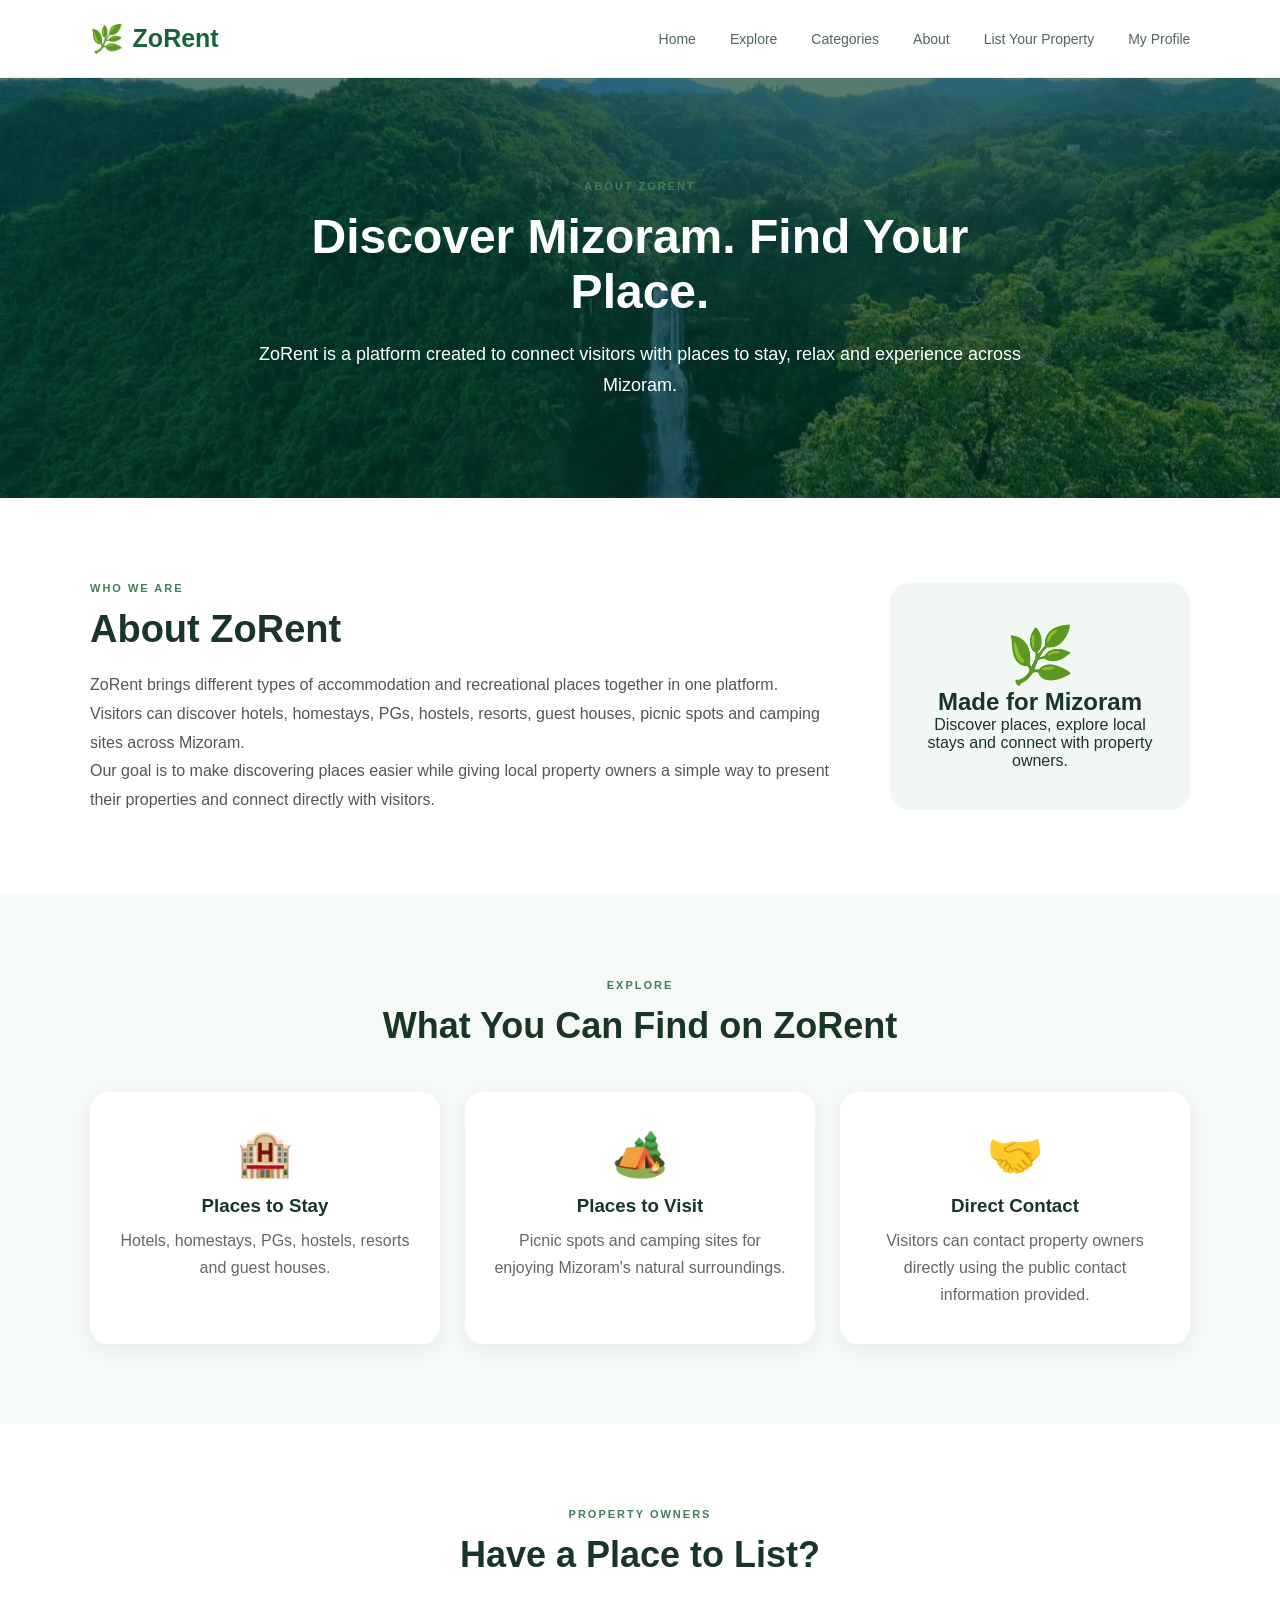
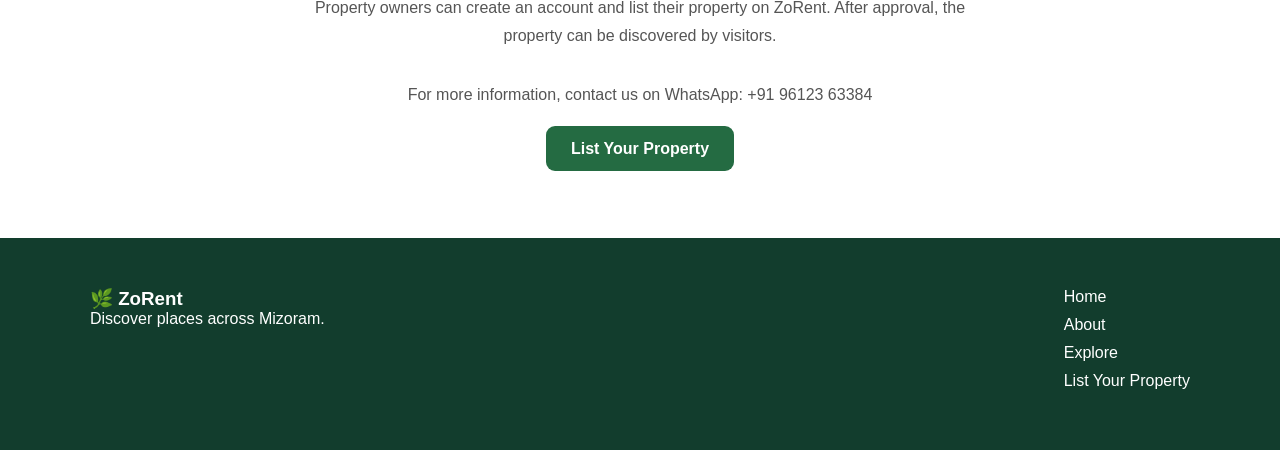
<file: about.html>
<!DOCTYPE html>
<html lang="en">

<head>

    <meta charset="UTF-8">

    <meta
        name="viewport"
        content="width=device-width, initial-scale=1.0"
    >

    <title>About | ZoRent</title>

    <link
        rel="stylesheet"
        href="style.css"
    >

</head>


<body>


<!-- =====================================================
     HEADER
===================================================== -->

<header class="header">

    <div class="logo">

        <span class="logo-icon">
            🌿
        </span>

        <span>
            ZoRent
        </span>

    </div>


    <nav class="nav">

        <a href="index.html">
            Home
        </a>

        <a href="index.html#explore">
            Explore
        </a>

        <a href="index.html#categories">
            Categories
        </a>

        <a href="about.html">
            About
        </a>

        <a href="list-property.html">
            List Your Property
        </a>

        <a href="profile.html">
            My Profile
        </a>

    </nav>

</header>



<!-- =====================================================
     ABOUT HERO
===================================================== -->

<section class="about-hero">

    <div class="about-hero-content">

        <span class="section-label">
            ABOUT ZORENT
        </span>

        <h1>
            Discover Mizoram.
            Find Your Place.
        </h1>

        <p>
            ZoRent is a platform created to connect
            visitors with places to stay, relax and
            experience across Mizoram.
        </p>

    </div>

</section>



<!-- =====================================================
     ABOUT ZORENT
===================================================== -->

<section class="about-main">

    <div class="about-container">


        <div class="about-text">

            <span class="section-label">
                WHO WE ARE
            </span>

            <h2>
                About ZoRent
            </h2>

            <p>
                ZoRent brings different types of
                accommodation and recreational places
                together in one platform.
            </p>

            <p>
                Visitors can discover hotels, homestays,
                PGs, hostels, resorts, guest houses,
                picnic spots and camping sites across
                Mizoram.
            </p>

            <p>
                Our goal is to make discovering places
                easier while giving local property owners
                a simple way to present their properties
                and connect directly with visitors.
            </p>

        </div>



        <div class="about-box">

            <div class="about-icon">
                🌿
            </div>

            <h3>
                Made for Mizoram
            </h3>

            <p>
                Discover places, explore local stays
                and connect with property owners.
            </p>

        </div>


    </div>

</section>



<!-- =====================================================
     WHAT YOU CAN FIND
===================================================== -->

<section class="about-features">

    <div class="about-container">

        <div class="about-heading">

            <span class="section-label">
                EXPLORE
            </span>

            <h2>
                What You Can Find on ZoRent
            </h2>

        </div>


        <div class="about-feature-grid">


            <div class="about-feature-card">

                <div>
                    🏨
                </div>

                <h3>
                    Places to Stay
                </h3>

                <p>
                    Hotels, homestays, PGs, hostels,
                    resorts and guest houses.
                </p>

            </div>



            <div class="about-feature-card">

                <div>
                    🏕️
                </div>

                <h3>
                    Places to Visit
                </h3>

                <p>
                    Picnic spots and camping sites
                    for enjoying Mizoram's natural
                    surroundings.
                </p>

            </div>



            <div class="about-feature-card">

                <div>
                    🤝
                </div>

                <h3>
                    Direct Contact
                </h3>

                <p>
                    Visitors can contact property
                    owners directly using the public
                    contact information provided.
                </p>

            </div>


        </div>

    </div>

</section>



<!-- =====================================================
     PROPERTY OWNERS
===================================================== -->

<section class="about-owner">

    <div class="about-container">

        <div class="about-owner-content">

            <span class="section-label">
                PROPERTY OWNERS
            </span>

            <h2>
                Have a Place to List?
            </h2>

            <p>
                Property owners can create an account
                and list their property on ZoRent.
                After approval, the property can be
                discovered by visitors.
            </p>
<p>
    For more information, contact us on WhatsApp:
    <a
        href="https://wa.me/919612363384"
        target="_blank"
        rel="noopener"
    >
        +91 96123 63384
    </a>
</p>
            <a
                href="list-property.html"
                class="submit-property-btn"
            >
                List Your Property
            </a>

        </div>

    </div>

</section>



<!-- =====================================================
     FOOTER
===================================================== -->

<footer class="footer">

    <div class="footer-content">

        <div>

            <h3>
                🌿 ZoRent
            </h3>

            <p>
                Discover places across Mizoram.
            </p>

        </div>

        <div>

            <a href="index.html">
                Home
            </a>

            <a href="about.html">
                About
            </a>

            <a href="index.html#explore">
                Explore
            </a>

            <a href="list-property.html">
                List Your Property
            </a>

        </div>

    </div>

</footer>



</body>

</html>
</file>
<file: style.css>
* {
    margin: 0;
    padding: 0;
    box-sizing: border-box;
}

html {
    scroll-behavior: smooth;
}

body {
    font-family: "DM Sans", sans-serif;
    color: #183528;
    background: #f7faf7;
}

a {
    text-decoration: none;
    color: inherit;
}

button,
input,
select {
    font-family: inherit;
}


/* ================= HEADER ================= */

.header {
    height: 78px;
    padding: 0 7%;
    display: flex;
    align-items: center;
    justify-content: space-between;

    background: white;

    position: sticky;
    top: 0;
    z-index: 1000;

    border-bottom: 1px solid #e7eee8;
}

.logo {
    display: flex;
    align-items: center;
    gap: 9px;

    font-size: 25px;
    font-weight: 700;

    color: #17643b;
}

.logo-icon {
    font-size: 27px;
}

.nav {
    display: flex;
    gap: 34px;

    color: #52675b;
    font-size: 14px;
    font-weight: 500;
}

.nav a:hover {
    color: #17643b;
}

.menu-btn {
    display: none;

    border: none;
    background: none;

    font-size: 25px;
}


/* ================= HERO ================= */

.hero {
    min-height: 680px;

    position: relative;

    display: flex;
    align-items: center;

    background-image:
        url("images/mizoram-hills.jpg");

    background-size: cover;
    background-position: center;
}

.hero-overlay {
    position: absolute;
    inset: 0;

    background:
        linear-gradient(
            90deg,
            rgba(5, 35, 20, 0.85),
            rgba(5, 35, 20, 0.45),
            rgba(5, 35, 20, 0.15)
        );
}

.hero-content {
    position: relative;
    z-index: 2;

    width: 86%;
    max-width: 1250px;

    margin: auto;

    color: white;
}

.hero-small {
    font-size: 13px;
    letter-spacing: 2px;

    margin-bottom: 18px;

    color: #c9e7d2;
}

.hero h1 {
    font-family: "Playfair Display", serif;

    font-size: clamp(50px, 6vw, 82px);

    line-height: 1.02;

    margin-bottom: 25px;
}

.hero h1 span {
    color: #9bddb0;
}

.hero-description {
    max-width: 520px;

    font-size: 17px;
    line-height: 1.7;

    color: #e1eee5;

    margin-bottom: 40px;
}


/* ================= SEARCH ================= */

.search-box {
    max-width: 850px;

    background: white;

    border-radius: 14px;

    padding: 10px;

    display: flex;
    align-items: center;

    box-shadow: 0 15px 40px rgba(0,0,0,0.18);
}

.search-item {
    flex: 1;

    display: flex;
    align-items: center;

    gap: 12px;

    padding: 12px 20px;

    border-right: 1px solid #e1e8e2;
}

.search-icon {
    font-size: 22px;
}

.search-item small {
    display: block;

    color: #7a8a80;

    font-size: 11px;

    margin-bottom: 4px;
}

.search-item input,
.search-item select {
    width: 100%;

    border: none;
    outline: none;

    background: transparent;

    color: #203a2b;

    font-size: 14px;
}

.search-btn {
    background: #17643b;

    color: white;

    border: none;

    padding: 17px 30px;

    border-radius: 10px;

    cursor: pointer;

    font-weight: 600;
}

.search-btn:hover {
    background: #0f4e2d;
}


/* ================= SECTION ================= */

.section,
.featured {
    width: 86%;
    max-width: 1250px;

    margin: auto;

    padding: 90px 0;
}

.section-heading {
    display: flex;
    justify-content: space-between;
    align-items: end;

    margin-bottom: 38px;
}

.section-label {
    color: #3d8058;

    font-size: 11px;

    letter-spacing: 2px;

    font-weight: 700;
}

.section-heading h2,
.list-section h2 {
    font-family: "Playfair Display", serif;

    font-size: 40px;

    color: #173c29;

    margin-top: 8px;
}

.section-heading p {
    max-width: 430px;

    color: #718078;

    line-height: 1.7;

    font-size: 14px;
}


/* ================= CATEGORIES ================= */

.category-grid {
    display: grid;

    grid-template-columns:
        repeat(3, 1fr);

    gap: 20px;
}

.category-card {
    background: white;

    border-radius: 15px;

    overflow: hidden;

    border: 1px solid #e7eee8;

    transition: 0.3s;
}

.category-card:hover {
    transform: translateY(-5px);

    box-shadow:
        0 15px 35px rgba(30,80,50,0.1);
}

.category-image {
    height: 170px;

    display: flex;

    align-items: center;
    justify-content: center;

    font-size: 58px;
}

.hotel {
    background: #e1eee4;
}

.homestay {
    background: #dcebdc;
}

.pg {
    background: #e7f0e6;
}

.hostel {
    background: #dfeee8;
}

.resort {
    background: #e5f0df;
}

.picnic {
    background: #d8ead9;
}.guest-house {
    background: #e3ece0;
}

.camping {
    background: #d5e8d7;
}

.category-content {
    padding: 23px;
}

.category-content h3 {
    font-size: 19px;

    margin-bottom: 8px;
}

.category-content p {
    color: #718078;

    font-size: 13px;

    line-height: 1.6;

    margin-bottom: 17px;
}

.category-content a {
    color: #277447;

    font-size: 13px;

    font-weight: 700;
}


/* ================= FEATURED ================= */

.featured {
    padding-top: 20px;
}

.view-all {
    color: #277447;

    font-size: 14px;

    font-weight: 600;
}

.place-grid {
    display: grid;

    grid-template-columns:
        repeat(3, 1fr);

    gap: 25px;
}

.place-card {
    background: white;

    border-radius: 15px;

    overflow: hidden;

    border: 1px solid #e6eee8;
}

.place-image {
    height: 250px;

    position: relative;

    background-size: cover;
    background-position: center;
}

.image-one {
    background-image:
        url("images/homestay.jpg");
}

.image-two {
    background-image:
        url("images/picnic.jpg");
}

.image-three {
    background-image:
        url("images/resort.jpg");
}.hotel-image {
    background-image: url("images/hotel.jpg");
}

.homestay-image {
    background-image: url("images/homestay.jpg");
}

.resort-image {
    background-image: url("images/resort.jpg");
}

.guest-house-image {
    background-image: url("images/guest-house.jpg");
}

.pg-image {
    background-image: url("images/pg.jpg");
}

.hostel-image {
    background-image: url("images/hostel.jpg");
}

.picnic-image {
    background-image: url("images/picnic.jpg");
}

.camping-image {
    background-image: url("images/camping.jpg");
}

.badge {
    position: absolute;

    top: 15px;
    left: 15px;

    background: white;

    color: #246b42;

    padding: 7px 11px;

    border-radius: 20px;

    font-size: 10px;

    font-weight: 700;
}

.heart {
    position: absolute;

    right: 15px;
    top: 15px;

    width: 37px;
    height: 37px;

    border-radius: 50%;

    border: none;

    background: white;

    font-size: 20px;

    cursor: pointer;
}

.place-info {
    padding: 22px;
}

.place-type {
    color: #3f8058;

    font-size: 10px;

    font-weight: 700;

    letter-spacing: 1.5px;

    margin-bottom: 7px;
}

.place-info h3 {
    font-size: 18px;

    margin-bottom: 7px;
}

.location {
    color: #7a877f;

    font-size: 12px;
}

.place-bottom {
    display: flex;

    align-items: center;
    justify-content: space-between;

    margin-top: 18px;
}

.place-bottom strong {
    color: #173c29;

    font-size: 17px;
}

.place-bottom small {
    color: #8a968e;

    font-size: 11px;

    font-weight: 400;
}

.rating {
    color: #557362;

    font-size: 12px;
}


/* ================= NATURE BANNER ================= */

.nature-banner {
    min-height: 520px;

    display: flex;

    align-items: center;

    background-image:
        linear-gradient(
            rgba(8, 55, 30, 0.65),
            rgba(8, 55, 30, 0.65)
        ),
        url("images/mizoram-village.jpg");

    background-size: cover;
    background-position: center;
}

.nature-content {
    width: 86%;
    max-width: 1250px;

    margin: auto;

    color: white;
}

.nature-content > span {
    font-size: 11px;

    letter-spacing: 2px;

    color: #bfe4c8;
}

.nature-content h2 {
    font-family: "Playfair Display", serif;

    font-size: 52px;

    line-height: 1.15;

    margin: 15px 0;
}

.nature-content p {
    max-width: 450px;

    line-height: 1.7;

    color: #e0eee4;

    margin-bottom: 25px;
}

.nature-content button,
.primary-btn {
    background: white;

    border: none;

    color: #17643b;

    padding: 14px 22px;

    border-radius: 8px;

    font-weight: 700;

    cursor: pointer;
}


/* ================= OWNER ================= */

.list-section {
    width: 86%;
    max-width: 1100px;

    margin: auto;

    padding: 100px 0;

    display: grid;

    grid-template-columns:
        1.3fr 0.7fr;

    gap: 70px;

    align-items: center;
}

.list-section p {
    color: #718078;

    max-width: 500px;

    line-height: 1.7;

    margin: 20px 0 25px;
}

.primary-btn {
    background: #17643b;

    color: white;
}

.owner-card {
    background: #e5f0e5;

    padding: 45px;

    border-radius: 20px;
}

.owner-icon {
    font-size: 40px;

    margin-bottom: 20px;
}

.owner-card h3 {
    font-family: "Playfair Display", serif;

    font-size: 27px;

    margin-bottom: 10px;
}

.owner-card p {
    margin: 0;
}


/* ================= FOOTER ================= */

footer {
    background: #123c27;

    color: white;

    padding: 65px 7% 25px;
}

.footer-main {
    display: grid;

    grid-template-columns:
        2fr 1fr 1fr;

    gap: 60px;

    max-width: 1200px;

    margin: auto;
}

.footer-logo {
    color: white;

    margin-bottom: 15px;
}

.footer-main p {
    color: #b7cbbd;

    line-height: 1.7;
}

.footer-main h4 {
    margin-bottom: 18px;
}

.footer-main a {
    display: block;

    color: #b7cbbd;

    font-size: 13px;

    margin-bottom: 11px;
}

.footer-main a:hover {
    color: white;
}

.footer-bottom {
    max-width: 1200px;

    margin: 50px auto 0;

    padding-top: 20px;

    border-top: 1px solid rgba(255,255,255,0.12);

    display: flex;

    justify-content: space-between;

    color: #91aa9a;

    font-size: 11px;
}


/* ================= MOBILE ================= */

@media (max-width: 800px) {

    .header {
        padding: 0 5%;
    }

    .nav {
        display: none;
    }

    .menu-btn {
        display: block;
    }

    .hero {
        min-height: 700px;
    }

    .hero-content {
        width: 90%;
    }

    .hero h1 {
        font-size: 52px;
    }

    .search-box {
        display: block;

        padding: 10px;
    }

    .search-item {
        border-right: none;

        border-bottom: 1px solid #e5ebe6;
    }

    .search-btn {
        width: 100%;

        margin-top: 8px;
    }

    .section,
    .featured {
        width: 90%;
    }

    .section-heading {
        display: block;
    }

    .section-heading p {
        margin-top: 15px;
    }

    .section-heading h2,
    .list-section h2 {
        font-size: 32px;
    }

    .category-grid {
        grid-template-columns: 1fr;
    }

    .place-grid {
        grid-template-columns: 1fr;
    }

    .nature-content {
        width: 90%;
    }

    .nature-content h2 {
        font-size: 40px;
    }

    .list-section {
        width: 90%;

        grid-template-columns: 1fr;

        gap: 35px;
    }

    .footer-main {
        grid-template-columns: 1fr 1fr;
    }

    .footer-bottom {
        display: block;
    }

    .footer-bottom span {
        display: block;

        margin-bottom: 8px;
    }

}/* ================= PROPERTY PAGE ================= */

.property-page {
    width: 86%;
    max-width: 1200px;

    margin: auto;

    padding: 45px 0 100px;
}

.back-link {
    display: inline-block;

    color: #3d8058;

    font-size: 14px;

    margin-bottom: 25px;
}

.property-hero {
    width: 100%;
}

.property-photo {
    height: 480px;

    border-radius: 20px;

    position: relative;

    background:
        linear-gradient(
            rgba(20, 60, 35, 0.15),
            rgba(20, 60, 35, 0.15)
        ),
        url("images/hotel.jpg");

    background-size: cover;

    background-position: center;
}

.property-badge {
    position: absolute;

    top: 20px;
    left: 20px;

    background: white;

    color: #246b42;

    padding: 8px 14px;

    border-radius: 20px;

    font-size: 11px;

    font-weight: 700;
}

.property-layout {
    display: grid;

    grid-template-columns:
        1.5fr 0.7fr;

    gap: 70px;

    margin-top: 45px;
}

.property-type {
    color: #3d8058;

    font-size: 11px;

    letter-spacing: 2px;

    font-weight: 700;
}

.property-main h1 {
    font-family: "Playfair Display", serif;

    font-size: 48px;

    color: #173c29;

    margin: 8px 0;
}

.property-location {
    color: #718078;

    font-size: 14px;
}

.property-rating {
    margin-top: 15px;

    font-size: 14px;

    color: #355b45;
}

.property-rating span {
    color: #7c8a82;
}

.property-main hr {
    border: none;

    border-top: 1px solid #e3ebe5;

    margin: 30px 0;
}

.property-section {
    margin-bottom: 40px;
}

.property-section h2 {
    font-family: "Playfair Display", serif;

    font-size: 27px;

    color: #173c29;

    margin-bottom: 15px;
}

.property-section p {
    color: #68776e;

    line-height: 1.8;

    font-size: 14px;

    margin-bottom: 12px;
}

.facilities {
    display: grid;

    grid-template-columns:
        1fr 1fr;

    gap: 14px;

    color: #50655a;

    font-size: 14px;
}

.facilities div {
    padding: 15px;

    background: #f0f6f1;

    border-radius: 9px;
}

.map-placeholder {
    height: 220px;

    background: #e4eee5;

    border-radius: 15px;

    display: flex;

    align-items: center;

    justify-content: center;

    gap: 8px;

    color: #41634e;

    font-size: 16px;
}

.booking-card {
    background: white;

    border: 1px solid #e1eae3;

    border-radius: 18px;

    padding: 28px;

    height: fit-content;

    position: sticky;

    top: 100px;

    box-shadow:
        0 12px 35px rgba(20,70,40,0.08);
}

.price {
    font-size: 27px;

    font-weight: 700;

    color: #173c29;
}

.price span {
    font-size: 13px;

    color: #89948d;

    font-weight: 400;
}

.booking-note {
    color: #718078;

    font-size: 13px;

    line-height: 1.6;

    margin: 15px 0 22px;
}

.whatsapp-btn,
.call-btn {
    width: 100%;

    padding: 14px;

    border-radius: 9px;

    border: none;

    cursor: pointer;

    font-weight: 700;

    margin-bottom: 10px;
}

.whatsapp-btn {
    background: #17643b;

    color: white;
}

.call-btn {
    background: #e9f1eb;

    color: #246b42;
}

.secure-note {
    border-top: 1px solid #e4ebe5;

    margin-top: 18px;

    padding-top: 18px;

    color: #718078;

    font-size: 11px;

    line-height: 2;
}


/* PROPERTY MOBILE */

@media (max-width: 800px) {

    .property-page {
        width: 90%;

        padding-top: 30px;
    }

    .property-photo {
        height: 300px;

        border-radius: 15px;
    }

    .property-layout {
        grid-template-columns: 1fr;

        gap: 35px;
    }

    .property-main h1 {
        font-size: 36px;
    }

    .booking-card {
        position: static;
    }

    .facilities {
        grid-template-columns: 1fr;
    }

}/* ================= LIST PROPERTY PAGE ================= */

.listing-page {
    width: 86%;
    max-width: 950px;
    margin: auto;
    padding: 70px 0 100px;
}

.listing-intro {
    text-align: center;
    max-width: 700px;
    margin: 0 auto 50px;
}

.listing-intro h1 {
    font-family: "Playfair Display", serif;
    font-size: 48px;
    color: #173c29;
    margin: 10px 0;
}

.listing-intro p {
    color: #718078;
    line-height: 1.7;
}

.property-form {
    display: flex;
    flex-direction: column;
    gap: 25px;
}

.form-section {
    background: white;
    border: 1px solid #e1eae3;
    border-radius: 18px;
    padding: 30px;
}

.form-section h2 {
    font-family: "Playfair Display", serif;
    color: #173c29;
    margin: 0 0 5px;
}

.form-description {
    color: #7a877f;
    font-size: 13px;
    margin-bottom: 25px;
}

.form-group {
    display: flex;
    flex-direction: column;
    margin-bottom: 20px;
}

.form-group:last-child {
    margin-bottom: 0;
}

.form-group label {
    font-size: 13px;
    font-weight: 600;
    color: #355344;
    margin-bottom: 8px;
}

.form-group input,
.form-group select,
.form-group textarea {
    width: 100%;
    box-sizing: border-box;
    border: 1px solid #d9e4dc;
    border-radius: 9px;
    padding: 13px 14px;
    font-family: "DM Sans", sans-serif;
    font-size: 14px;
    outline: none;
    background: #fbfdfb;
}

.form-group textarea {
    resize: vertical;
}

.form-group input:focus,
.form-group select:focus,
.form-group textarea:focus {
    border-color: #3d8058;
    background: white;
}

.form-row {
    display: grid;
    grid-template-columns: 1fr 1fr;
    gap: 20px;
}

.upload-box {
    border: 2px dashed #cbdccf;
    border-radius: 14px;
    padding: 35px;
    text-align: center;
    background: #f7faf7;
}

.upload-icon {
    font-size: 35px;
    margin-bottom: 10px;
}

.upload-box h3 {
    color: #294c38;
    margin: 5px 0;
}

.upload-box p {
    color: #7a877f;
    font-size: 13px;
    margin-bottom: 20px;
}

.upload-box input {
    max-width: 100%;
}

.submit-section {
    background: #e8f1e9;
    border-radius: 18px;
    padding: 25px 30px;
    display: flex;
    align-items: center;
    justify-content: space-between;
    gap: 25px;
}

.submit-section h3 {
    color: #173c29;
    margin: 0 0 5px;
}

.submit-section p {
    color: #718078;
    font-size: 13px;
    margin: 0;
}

.submit-property-btn {
    border: none;
    background: #246b42;
    color: white;
    padding: 14px 25px;
    border-radius: 9px;
    font-weight: 700;
    cursor: pointer;
    white-space: nowrap;
}

.submit-property-btn:hover {
    background: #194f31;
}


/* MOBILE */

@media (max-width: 800px) {

    .listing-page {
        width: 90%;
        padding: 45px 0 70px;
    }

    .listing-intro h1 {
        font-size: 36px;
    }

    .form-section {
        padding: 22px;
    }

    .form-row {
        grid-template-columns: 1fr;
        gap: 0;
    }

    .submit-section {
        flex-direction: column;
        align-items: stretch;
    }

    .submit-property-btn {
        width: 100%;
    }

}/* ================= FORM HELP TEXT ================= */

.field-help {
    color: #7a877f;
    font-size: 12px;
    line-height: 1.5;
    margin: -2px 0 10px;
}/* ================= PENDING BADGE ================= */

.pending-badge {
    display: inline-block;

    background: #fff4d6;

    color: #8a6500;

    padding: 6px 10px;

    border-radius: 20px;

    font-size: 11px;

    font-weight: 700;

    margin-bottom: 10px;
}/* ================= ADMIN ================= */

.admin-body {
    background: #f4f8f4;
    min-height: 100vh;
}

.admin-header {
    height: 70px;
    background: #173c29;
    color: white;

    display: flex;
    align-items: center;
    justify-content: space-between;

    padding: 0 6%;
}

.admin-brand {
    display: flex;
    align-items: center;
    gap: 9px;
}

.admin-brand span {
    font-size: 22px;
}

.admin-brand strong {
    font-size: 20px;
}

.admin-brand small {
    background: #3d8058;
    padding: 4px 8px;
    border-radius: 5px;
    font-size: 9px;
    letter-spacing: 1px;
}

.admin-home {
    color: white;
    text-decoration: none;
    font-size: 13px;
}

.admin-container {
    width: 88%;
    max-width: 1200px;
    margin: auto;
    padding: 50px 0 80px;
}

.admin-title h1 {
    font-family: "Playfair Display", serif;
    color: #173c29;
    font-size: 42px;
    margin: 8px 0;
}

.admin-title p {
    color: #718078;
}

.admin-stats {
    display: grid;
    grid-template-columns:
        repeat(4, 1fr);

    gap: 18px;

    margin: 35px 0;
}

.admin-stat {
    background: white;
    border: 1px solid #e1eae3;
    border-radius: 14px;

    padding: 20px;

    display: flex;
    align-items: center;

    gap: 15px;
}

.admin-stat > span {
    font-size: 25px;
}

.admin-stat div {
    display: flex;
    flex-direction: column;
}

.admin-stat strong {
    color: #173c29;
    font-size: 24px;
}

.admin-stat small {
    color: #7a877f;
    font-size: 11px;
}

.admin-toolbar {
    background: white;
    border: 1px solid #e1eae3;
    border-radius: 14px;

    padding: 15px;

    display: grid;

    grid-template-columns:
        1fr 1fr 2fr;

    gap: 12px;

    margin-bottom: 20px;
}

.admin-toolbar select,
.admin-toolbar input {
    border: 1px solid #d9e4dc;
    border-radius: 8px;

    padding: 11px;

    background: #fbfdfb;

    font-family: "DM Sans", sans-serif;
}

.admin-list {
    display: flex;
    flex-direction: column;
    gap: 15px;
}

.admin-property {
    background: white;

    border: 1px solid #e1eae3;

    border-radius: 15px;

    padding: 18px;

    display: grid;

    grid-template-columns:
        90px 1fr auto;

    gap: 20px;

    align-items: center;
}

.admin-property-image {
    width: 90px;
    height: 90px;

    background: #e8f1e9;

    border-radius: 12px;

    display: flex;

    align-items: center;
    justify-content: center;

    font-size: 35px;
}

.admin-property-top {
    display: flex;
    gap: 10px;
    align-items: center;
}

.admin-category {
    font-size: 10px;

    color: #3d8058;

    font-weight: 700;

    letter-spacing: 1px;
}

.status {
    font-size: 10px;

    padding: 5px 9px;

    border-radius: 15px;

    font-weight: 700;
}

.status.pending {
    background: #fff4d6;
    color: #8a6500;
}

.status.approved {
    background: #e2f3e7;
    color: #267043;
}

.status.rejected {
    background: #f8e5e5;
    color: #9a3838;
}

.admin-property-info h2 {
    margin: 8px 0 4px;

    color: #173c29;

    font-size: 19px;
}

.admin-property-info p {
    margin: 0 0 5px;

    color: #718078;

    font-size: 13px;
}

.admin-property-info small {
    color: #9aa59f;

    font-size: 10px;
}

.admin-actions {
    display: flex;

    gap: 7px;
}

.admin-actions button {
    border: none;

    padding: 9px 13px;

    border-radius: 7px;

    cursor: pointer;

    font-weight: 600;

    font-size: 11px;
}

.view-btn {
    background: #edf3ee;
    color: #355b45;
}

.approve-btn {
    background: #246b42;
    color: white;
}

.reject-btn {
    background: #f5e6e6;
    color: #9a3838;
}

.admin-actions button:disabled {
    opacity: 0.5;
    cursor: default;
}


/* ADMIN MOBILE */

@media (max-width: 800px) {

    .admin-container {
        width: 90%;
    }

    .admin-stats {
        grid-template-columns:
            1fr 1fr;
    }

    .admin-toolbar {
        grid-template-columns: 1fr;
    }

    .admin-property {
        grid-template-columns: 70px 1fr;
    }

    .admin-property-image {
        width: 70px;
        height: 70px;
    }

    .admin-actions {
        grid-column: 1 / -1;
    }

    .admin-actions button {
        flex: 1;
    }

}/* ================= LIST YOUR PLACE BUTTON ================= */

.list-property-nav {
    background: #246b42;
    color: #ffffff !important;

    padding: 10px 17px;

    border-radius: 8px;

    font-weight: 700;

    transition: all 0.25s ease;
}

.list-property-nav:hover {
    background: #173c29;

    transform: translateY(-1px);
}/* ================= OWNER CTA ================= */

.owner-cta {
    width: 86%;
    max-width: 1200px;

    margin: 70px auto;

    background:
        linear-gradient(
            135deg,
            #173c29,
            #2f704b
        );

    border-radius: 24px;

    padding: 60px 50px;

    box-sizing: border-box;

    position: relative;

    overflow: hidden;
}

.owner-cta::after {
    content: "🌿";

    position: absolute;

    right: 45px;
    bottom: -25px;

    font-size: 150px;

    opacity: 0.08;
}

.owner-cta-content {
    max-width: 650px;

    position: relative;

    z-index: 1;
}

.owner-cta .section-label {
    color: #b9d7c0;
}

.owner-cta h2 {
    font-family: "Playfair Display", serif;

    color: white;

    font-size: 40px;

    margin: 10px 0 15px;
}

.owner-cta p {
    color: #d6e5d9;

    line-height: 1.7;

    font-size: 15px;

    margin-bottom: 25px;
}

.owner-cta-button {
    display: inline-block;

    background: white;

    color: #246b42;

    text-decoration: none;

    padding: 13px 22px;

    border-radius: 8px;

    font-weight: 700;

    transition: 0.2s;
}

.owner-cta-button:hover {
    transform: translateY(-2px);
}


/* MOBILE */

@media (max-width: 800px) {

    .owner-cta {
        width: 90%;

        padding: 40px 25px;

        border-radius: 18px;
    }

    .owner-cta h2 {
        font-size: 31px;
    }

    .owner-cta::after {
        right: -20px;

        font-size: 100px;
    }

}.property-filters {
    display: flex;
    gap: 12px;
    margin: 25px 0;
    flex-wrap: wrap;
}

.property-filters input,
.property-filters select {
    padding: 13px 16px;
    border: 1px solid #d8e0db;
    border-radius: 10px;
    background: #fff;
    font-size: 15px;
}

.property-filters input {
    flex: 1;
    min-width: 240px;
}

.property-filters select {
    min-width: 190px;
}

@media (max-width: 600px) {

    .property-filters {
        flex-direction: column;
    }

    .property-filters input,
    .property-filters select {
        width: 100%;
        box-sizing: border-box;
    }

}.property-filters {
    display: flex;
    gap: 12px;
    margin: 25px 0;
    flex-wrap: wrap;
}

.property-filters input,
.property-filters select {
    padding: 13px 16px;
    border: 1px solid #d8e0db;
    border-radius: 10px;
    font-size: 15px;
    background: white;
}

.property-filters input {
    flex: 1;
    min-width: 240px;
}

.property-filters select {
    min-width: 190px;
}

@media (max-width: 600px) {

    .property-filters {
        flex-direction: column;
    }

    .property-filters input,
    .property-filters select {
        width: 100%;
        box-sizing: border-box;
    }

}.property-filters button {
    padding: 13px 20px;
    border: none;
    border-radius: 10px;
    background: #2f6f4e;
    color: white;
    font-size: 15px;
    font-weight: 600;
    cursor: pointer;
}

.property-filters button:hover {
    opacity: 0.9;
}.category-count {
    display: inline-flex;
    align-items: center;
    justify-content: center;

    min-width: 25px;
    height: 25px;

    margin-left: 7px;
    padding: 0 7px;

    border-radius: 50px;

    background: #e8f3ec;
    color: #2f6f4e;

    font-size: 13px;
    font-weight: 700;
}.category-card {
    cursor: pointer;
    transition: transform 0.2s ease, box-shadow 0.2s ease;
}

.category-card:hover {
    transform: translateY(-5px);
    box-shadow: 0 10px 25px rgba(0, 0, 0, 0.08);
}/* =====================================================
   ABOUT PAGE
===================================================== */

.about-hero {
    min-height: 420px;

    display: flex;
    align-items: center;
    justify-content: center;

    text-align: center;

    padding: 60px 20px;

    background:
        linear-gradient(
            rgba(0, 60, 40, 0.55),
            rgba(0, 60, 40, 0.55)
        ),
        url("images/mizoram-hills.jpg");

    background-size: cover;
    background-position: center;
}

.about-hero-content {
    max-width: 800px;
    color: white;
}

.about-hero-content h1 {
    font-size: 48px;
    margin: 15px 0 20px;
}

.about-hero-content p {
    font-size: 18px;
    line-height: 1.7;
}


.about-main {
    padding: 80px 20px;
    background: #ffffff;
}

.about-container {
    max-width: 1100px;
    margin: auto;
}

.about-main .about-container {
    display: flex;
    gap: 60px;
    align-items: center;
}

.about-text {
    flex: 1;
}

.about-text h2 {
    font-size: 38px;
    margin: 12px 0 20px;
}

.about-text p {
    line-height: 1.8;
    color: #555;
}


.about-box {
    flex: 0 0 300px;

    padding: 40px 30px;

    text-align: center;

    border-radius: 20px;

    background: #f1f8f3;
}

.about-icon {
    font-size: 55px;
}

.about-box h3 {
    font-size: 24px;
}


.about-features {
    padding: 80px 20px;
    background: #f6faf7;
}

.about-heading {
    text-align: center;
    margin-bottom: 45px;
}

.about-heading h2 {
    font-size: 36px;
    margin-top: 12px;
}


.about-feature-grid {
    display: grid;

    grid-template-columns:
        repeat(3, 1fr);

    gap: 25px;
}

.about-feature-card {
    padding: 35px 25px;

    text-align: center;

    background: white;

    border-radius: 18px;

    box-shadow:
        0 5px 20px
        rgba(0,0,0,0.06);
}

.about-feature-card > div {
    font-size: 45px;
}

.about-feature-card h3 {
    margin: 15px 0 10px;
}

.about-feature-card p {
    line-height: 1.7;
    color: #666;
}


.about-owner {
    padding: 80px 20px;
    background: #ffffff;
}

.about-owner-content {
    max-width: 700px;
    margin: auto;

    text-align: center;
}

.about-owner-content h2 {
    font-size: 36px;
    margin: 12px 0 18px;
}

.about-owner-content p {
    line-height: 1.8;
    color: #555;
    margin-bottom: 30px;
}


.footer {
    padding: 50px 20px;
    background: #123d2d;
    color: white;
}

.footer-content {
    max-width: 1100px;
    margin: auto;

    display: flex;
    justify-content: space-between;
    gap: 40px;
}

.footer-content a {
    display: block;
    color: white;
    text-decoration: none;
    margin-bottom: 10px;
}


/* =====================================================
   MOBILE
===================================================== */

@media (max-width: 800px) {

    .about-hero-content h1 {
        font-size: 36px;
    }

    .about-main .about-container {
        flex-direction: column;
    }

    .about-box {
        width: 100%;
        box-sizing: border-box;
    }

    .about-feature-grid {
        grid-template-columns: 1fr;
    }

    .footer-content {
        flex-direction: column;
    }

}
</file>
